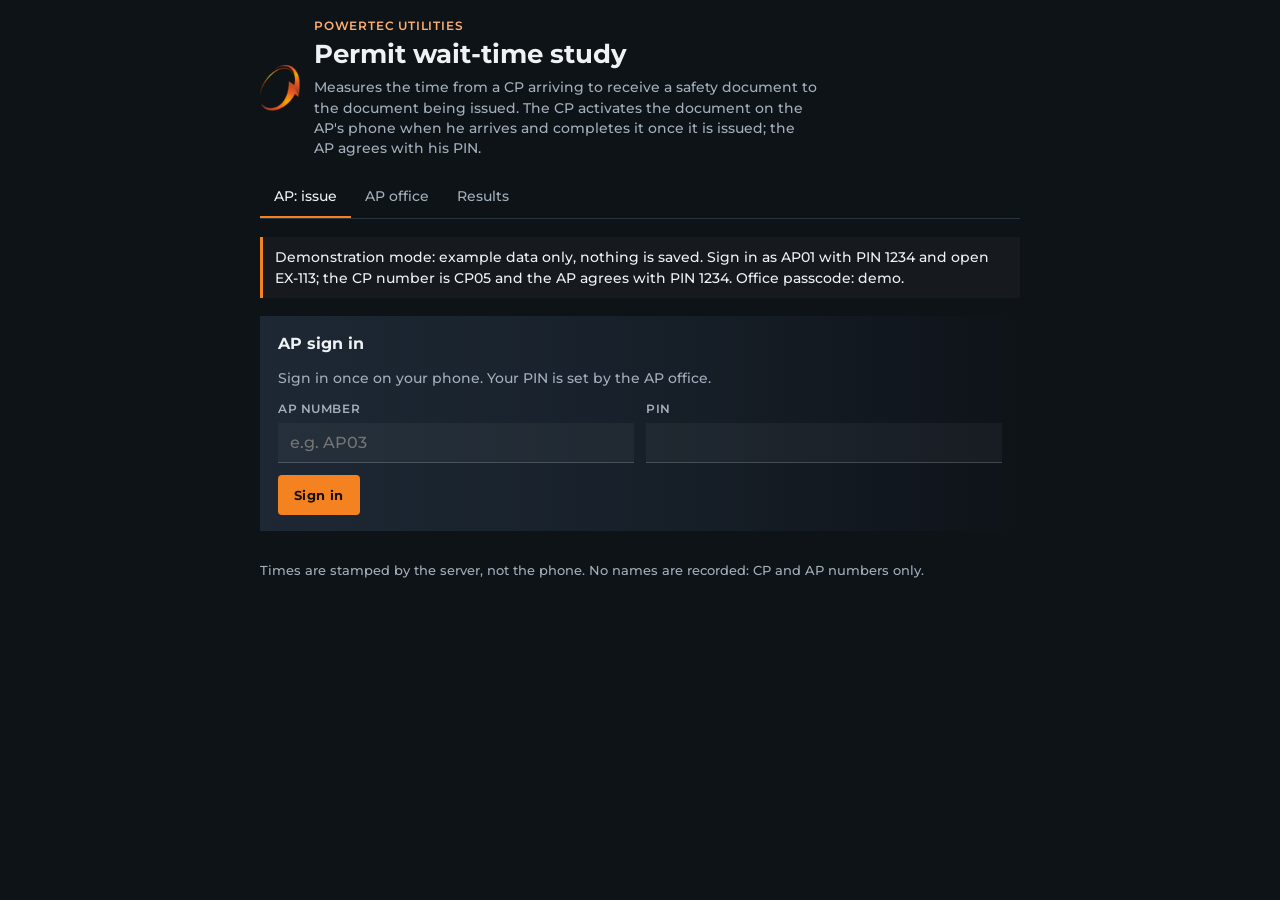
<file: index.html>
<!doctype html>
<html lang="en-GB">
<head>
<meta charset="utf-8">
<meta name="viewport" content="width=device-width, initial-scale=1, viewport-fit=cover">
<title>Permit Wait-Time Study</title>
<meta name="description" content="Records the time from a CP arriving to receive a safety document to the document being issued.">
<meta name="theme-color" content="#0E1318">
<link rel="icon" type="image/png" href="favicon.png">
<link rel="apple-touch-icon" href="mark.png">
<link rel="preconnect" href="https://fonts.googleapis.com">
<link rel="preconnect" href="https://fonts.gstatic.com" crossorigin>
<link rel="stylesheet" href="https://fonts.googleapis.com/css2?family=Montserrat:wght@500;600;700&family=JetBrains+Mono:wght@500;700&display=swap">
<link rel="stylesheet" href="styles.css?v=4">
</head>
<body>
<div class="wrap">
  <header class="top">
    <img src="mark.png" alt="Powertec">
    <div>
      <div class="kicker">Powertec Utilities<span id="site-name"></span></div>
      <h1>Permit wait-time study</h1>
      <p>Measures the time from a CP arriving to receive a safety document to the document being issued. The CP activates the document on the AP's phone when he arrives and completes it once it is issued; the AP agrees with his PIN.</p>
    </div>
  </header>

  <nav class="tabs" aria-label="Views">
    <a href="#ap" data-view="ap">AP: issue</a>
    <a href="#office" data-view="office">AP office</a>
    <a href="#results" data-view="results">Results</a>
  </nav>

  <div id="status" class="msg info">Loading the study record…</div>

  <!-- AP: ISSUE -->
  <section id="view-ap" class="view" hidden>
    <div class="panel" id="ap-login">
      <h2>AP sign in</h2>
      <p>Sign in once on your phone. Your PIN is set by the AP office.</p>
      <div class="row">
        <label class="f">AP number<input id="ap-login-no" placeholder="e.g. AP03" autocomplete="username" autocapitalize="characters"></label>
        <label class="f">PIN<input id="ap-login-pin" type="password" inputmode="numeric" autocomplete="current-password"></label>
      </div>
      <div class="actions"><button class="primary" id="ap-login-btn">Sign in</button></div>
      <div id="ap-login-msg" class="msg err" hidden></div>
    </div>

    <div id="ap-main" class="wrap" hidden>
      <div class="panel">
        <div class="actions spread"><h2>Open a document</h2><span class="muted">Signed in as <span class="mono" id="ap-me"></span> · <a href="#" id="ap-out" style="color:var(--muted)">Sign out</a></span></div>
        <p>Enter the request number the CP gives you.</p>
        <div class="row"><label class="f">Request number<input id="ap-req" placeholder="e.g. DR-0142" autocomplete="off" autocapitalize="characters"></label></div>
        <div class="actions"><button class="primary" id="ap-open">Open</button></div>
        <div id="ap-open-msg" class="msg err" hidden></div>
      </div>

      <div class="panel card" id="ap-card" hidden>
        <div class="actions spread"><h2 id="ap-title"></h2><span id="ap-chip" class="chip"></span></div>
        <dl class="kv" id="ap-kv"></dl>

        <div id="ap-step" class="card">
          <div id="ap-cp-wrap" class="card">
            <h2 id="ap-cp-title"></h2>
            <p id="ap-cp-help"></p>
            <div class="row">
              <label class="f">CP number<input id="ap-cp" placeholder="e.g. CP07" autocomplete="off" autocapitalize="characters"></label>
              <label class="f" id="ap-loc-wrap">Where<select id="ap-loc"><option value="office">At the AP office</option><option value="site">On site</option></select></label>
              <label class="f" id="ap-cause-wrap" hidden>What held it up (optional)<select id="ap-cause">
                <option value="none">Nothing, issued straight away</option>
                <option value="keys">Locating keys</option>
                <option value="box">Lockout box not available</option>
                <option value="locks">Locks not where expected</option>
                <option value="doc">Document not prepared</option>
                <option value="busy">Issuing another document</option>
                <option value="isolation">Isolation not yet complete</option>
                <option value="other">Other</option>
              </select></label>
            </div>
            <div class="actions"><button class="primary" id="ap-cp-ok"></button></div>
          </div>
          <div id="ap-agree-wrap" class="card" hidden>
            <h2>AP: agree</h2>
            <p>The CP has marked this document as issued. Enter your PIN to agree. The clock stops when you agree.</p>
            <div class="row"><label class="f">Your PIN<input id="ap-agree-pin" type="password" inputmode="numeric" autocomplete="off"></label></div>
            <div class="actions"><button class="primary" id="ap-agree-ok">Agree</button><button class="ghost" id="ap-agree-back">Back</button></div>
          </div>
          <div id="ap-msg" class="msg" hidden></div>
        </div>

        <div id="ap-done" class="card" hidden>
          <p class="muted">Time from activated to issued</p>
          <div class="big" id="ap-wait"></div>
        </div>
      </div>

      <div class="panel">
        <h2>Activated, waiting to be issued</h2>
        <div class="list" id="ap-active"></div>
      </div>
    </div>
  </section>

  <!-- AP OFFICE -->
  <section id="view-office" class="view" hidden>
    <div class="panel" id="of-login">
      <h2>AP office passcode</h2>
      <p>The office passcode protects registering requests and setting PINs.</p>
      <div class="row"><label class="f">Passcode<input id="of-pass" type="password" autocomplete="current-password"></label></div>
      <div class="actions"><button class="primary" id="of-login-btn">Unlock</button></div>
      <div id="of-login-msg" class="msg err" hidden></div>
    </div>

    <div id="of-main" hidden>
      <div class="wrap">
        <div class="panel">
          <h2>Register an approved request</h2>
          <p>When the AP office approves a document request, register it here. It then appears on every AP's phone.</p>
          <div class="row">
            <label class="f">Request number<input id="of-req" placeholder="e.g. DR-0142" autocomplete="off" autocapitalize="characters"></label>
            <label class="f">CP number<input id="of-cp" placeholder="e.g. CP07" autocomplete="off" autocapitalize="characters"></label>
            <label class="f">Working party (not counting the CP)<input id="of-party" type="number" min="0" max="999" inputmode="numeric" placeholder="e.g. 3"></label>
            <label class="f">Document<select id="of-type"><option>HV PTW</option><option>LV PTW</option><option>SFT</option><option>LOA</option><option>Other</option></select></label>
          </div>
          <div class="actions"><button class="primary" id="of-add">Register request</button></div>
          <div id="of-msg" class="msg" hidden></div>
        </div>

        <div class="panel">
          <h2>Open requests</h2>
          <div class="list" id="of-list"></div>
        </div>

        <div class="panel">
          <h2>AP PINs</h2>
          <p>Each issuing AP signs in on his own phone with his AP number and PIN.</p>
          <div class="row">
            <label class="f">AP number<input id="ap-no" placeholder="e.g. AP03" autocomplete="off" autocapitalize="characters"></label>
            <label class="f">New PIN (4 to 6 digits)<input id="ap-pin" type="password" inputmode="numeric" autocomplete="new-password"></label>
          </div>
          <div class="actions"><button class="ghost" id="ap-save">Save PIN</button></div>
          <div id="ap-msg2" class="msg" hidden></div>
          <div class="list" id="ap-list"></div>
        </div>

        <div class="panel">
          <h2>Example records</h2>
          <p>Load example records to show how the results look, and remove them before the real study starts.</p>
          <div class="actions"><button class="ghost" id="ex-load">Load examples</button><button class="ghost" id="ex-clear">Remove examples</button></div>
          <div id="ex-msg" class="msg" hidden></div>
        </div>
      </div>
    </div>
  </section>

  <!-- RESULTS -->
  <section id="view-results" class="view" hidden>
    <div class="wrap">
      <div class="panel">
        <h2>Cost settings</h2>
        <div class="row">
          <label class="f">Average hourly cost per person (£)<input id="rs-rate" type="number" min="0" value="45"></label>
        </div>
        <p>People waiting on each document is the CP plus the working party entered when the request was registered. Set the hourly cost to suit the site.</p>
      </div>
      <div class="stats" id="rs-stats"></div>
      <div class="panel"><h2>What held up the issue</h2><div class="bars" id="rs-causes"></div></div>
      <div class="panel"><h2>Office or on site</h2><div class="bars" id="rs-loc"></div></div>
      <div class="panel"><h2>By document type</h2><div class="bars" id="rs-type"></div></div>
      <div class="panel">
        <div class="actions spread"><h2>Every completed document</h2><button class="ghost" id="rs-copy">Copy as CSV</button></div>
        <div id="rs-copy-msg" class="msg" hidden></div>
        <div class="tablebox"><table><thead><tr><th>Request</th><th>CP</th><th>Doc</th><th>Where</th><th>People</th><th>Activated</th><th>Issued</th><th>Wait</th><th>Held up by</th><th>AP</th></tr></thead><tbody id="rs-rows"></tbody></table></div>
      </div>
    </div>
  </section>

  <p class="foot">Times are stamped by the server, not the phone. No names are recorded: CP and AP numbers only.</p>
</div>
<script src="config.js?v=4"></script>
<script src="app.js?v=4"></script>
</body>
</html>
</file>
<file: styles.css>
/* Powertec Permit Wait-Time Study. One narrow working column, used on a phone at the AP hatch or on site. */
:root{
  --bg:#0E1318; --line:#2A3542; --text:#EEF2F5; --muted:#A3AFBB;
  --accent:#F58220; --accent-ink:#FFB070; --good:#5FC98B; --warn:#F2C14E; --bad:#FF7A70;
  --fade:linear-gradient(90deg,#1D2834 0%,#18212B 45%,rgba(20,28,37,.55) 80%,rgba(14,19,24,0) 100%);
  --head:"Montserrat",system-ui,-apple-system,"Segoe UI",sans-serif;
  --mono:"JetBrains Mono",ui-monospace,"SFMono-Regular",Consolas,monospace;
  color-scheme:dark;
}
*{box-sizing:border-box}
html{-webkit-text-size-adjust:100%}
body{margin:0;background:var(--bg);color:var(--text);font:500 15px/1.5 var(--head);
  padding-left:max(16px,env(safe-area-inset-left,0px));padding-right:max(16px,env(safe-area-inset-right,0px));
  padding-block:calc(18px + env(safe-area-inset-top,0px)) calc(48px + env(safe-area-inset-bottom,0px))}
.wrap{max-width:760px;margin:0 auto;display:grid;gap:18px}
header.top{display:flex;gap:14px;align-items:center}
header.top img{width:40px;height:auto;flex:none}
header.top h1{font-size:clamp(20px,4.5vw,26px);margin:0;text-wrap:balance}
header.top p{margin:3px 0 0;color:var(--muted);font-size:13.5px;max-width:56ch}
.kicker{font-size:11.5px;font-weight:600;letter-spacing:.07em;text-transform:uppercase;color:var(--accent-ink)}
nav.tabs{display:flex;border-bottom:1px solid var(--line);overflow-x:auto}
nav.tabs a{padding:10px 14px 9px;color:var(--muted);text-decoration:none;border-bottom:2px solid transparent;white-space:nowrap;font-size:14px}
nav.tabs a[aria-current="page"]{color:var(--text);border-bottom-color:var(--accent)}
nav.tabs a:focus-visible{outline:2px solid var(--accent);outline-offset:2px}
.panel{background:var(--fade);padding:16px 18px;display:grid;gap:12px}
.panel h2{font-size:16px;margin:0}
.panel p{margin:0;color:var(--muted);font-size:14px}
label.f{display:grid;gap:5px;font-size:11.5px;font-weight:600;letter-spacing:.05em;text-transform:uppercase;color:var(--muted)}
input,select{font:500 16px var(--head);color:var(--text);background:rgba(255,255,255,.04);border:0;border-bottom:1px solid rgba(255,255,255,.18);padding:10px 12px;width:100%;border-radius:0}
input:focus,select:focus{outline:none;border-bottom-color:var(--accent)}
.row{display:grid;grid-template-columns:repeat(auto-fit,minmax(150px,1fr));gap:12px}
button{font:700 13px var(--head);letter-spacing:.03em;border:0;cursor:pointer;padding:12px 16px;border-radius:4px}
button.primary{background:var(--accent);color:#1A0E03}
button.ghost{background:transparent;color:var(--text);border:1px solid var(--line)}
button:disabled{opacity:.45;cursor:not-allowed}
button:focus-visible{outline:2px solid var(--accent-ink);outline-offset:2px}
.actions{display:flex;gap:8px;flex-wrap:wrap;align-items:center}
.spread{justify-content:space-between}
.msg{font-size:13.5px;padding:10px 12px;border-left:3px solid var(--line);background:rgba(255,255,255,.03)}
.msg.ok{border-color:var(--good)} .msg.err{border-color:var(--bad)} .msg.info{border-color:var(--accent)}
.mono{font-family:var(--mono);font-size:13px}
.chip{display:inline-block;font:700 11px var(--head);letter-spacing:.04em;text-transform:uppercase;padding:3px 8px;border-radius:3px;background:rgba(255,255,255,.07);color:var(--muted)}
.chip.registered{color:var(--warn);background:rgba(242,193,78,.12)}
.chip.active{color:var(--accent-ink);background:rgba(245,130,32,.14)}
.chip.issued{color:var(--good);background:rgba(95,201,139,.12)}
.chip.ex{color:#9DB3C9;background:rgba(157,179,201,.12)}
.card{display:grid;gap:8px}
.kv{display:grid;grid-template-columns:110px minmax(0,1fr);gap:6px 12px;font-size:14px;margin:0}
.kv dt{color:var(--muted)} .kv dd{margin:0}
.big{font:700 34px/1 var(--head);font-variant-numeric:tabular-nums}
.stats{display:grid;grid-template-columns:repeat(auto-fit,minmax(150px,1fr));gap:6px}
.stat{background:var(--fade);padding:12px 14px;display:grid;gap:4px}
.stat b{font:700 22px var(--head);font-variant-numeric:tabular-nums}
.stat span{font-size:12.5px;color:var(--muted)}
.bars{display:grid;gap:10px}
.bar{display:grid;grid-template-columns:minmax(0,1fr) auto;gap:4px 12px;font-size:13.5px}
.bar small{color:var(--muted);font-variant-numeric:tabular-nums;text-align:right}
.bar .track{grid-column:1/-1;height:8px;background:rgba(255,255,255,.06);border-radius:4px;overflow:hidden}
.bar .fill{height:100%;background:var(--accent)}
.tablebox{overflow-x:auto}
table{border-collapse:collapse;width:100%;font-size:13px;font-variant-numeric:tabular-nums}
th{text-align:left;font-size:11px;letter-spacing:.06em;text-transform:uppercase;color:var(--muted);padding:8px;border-bottom:1px solid var(--line);white-space:nowrap}
td{padding:8px;border-top:1px solid rgba(255,255,255,.05);white-space:nowrap}
.list{display:grid;gap:6px}
.item{display:flex;justify-content:space-between;align-items:center;gap:10px;padding:10px 12px;background:var(--fade);font-size:14px;flex-wrap:wrap}
.muted{color:var(--muted)}
button.item.pick{width:100%;border:0;border-radius:0;color:var(--text);font:500 14px var(--head);letter-spacing:0;text-align:left;cursor:pointer}
button.item.pick:hover{background:linear-gradient(90deg,#24313F 0%,#1C2733 50%,rgba(20,28,37,.4) 100%)}
.check{display:flex;gap:10px;align-items:flex-start;font-size:14px}
.check input{width:auto;margin-top:4px}
.foot{color:var(--muted);font-size:12.5px}
[hidden]{display:none!important}
</file>
